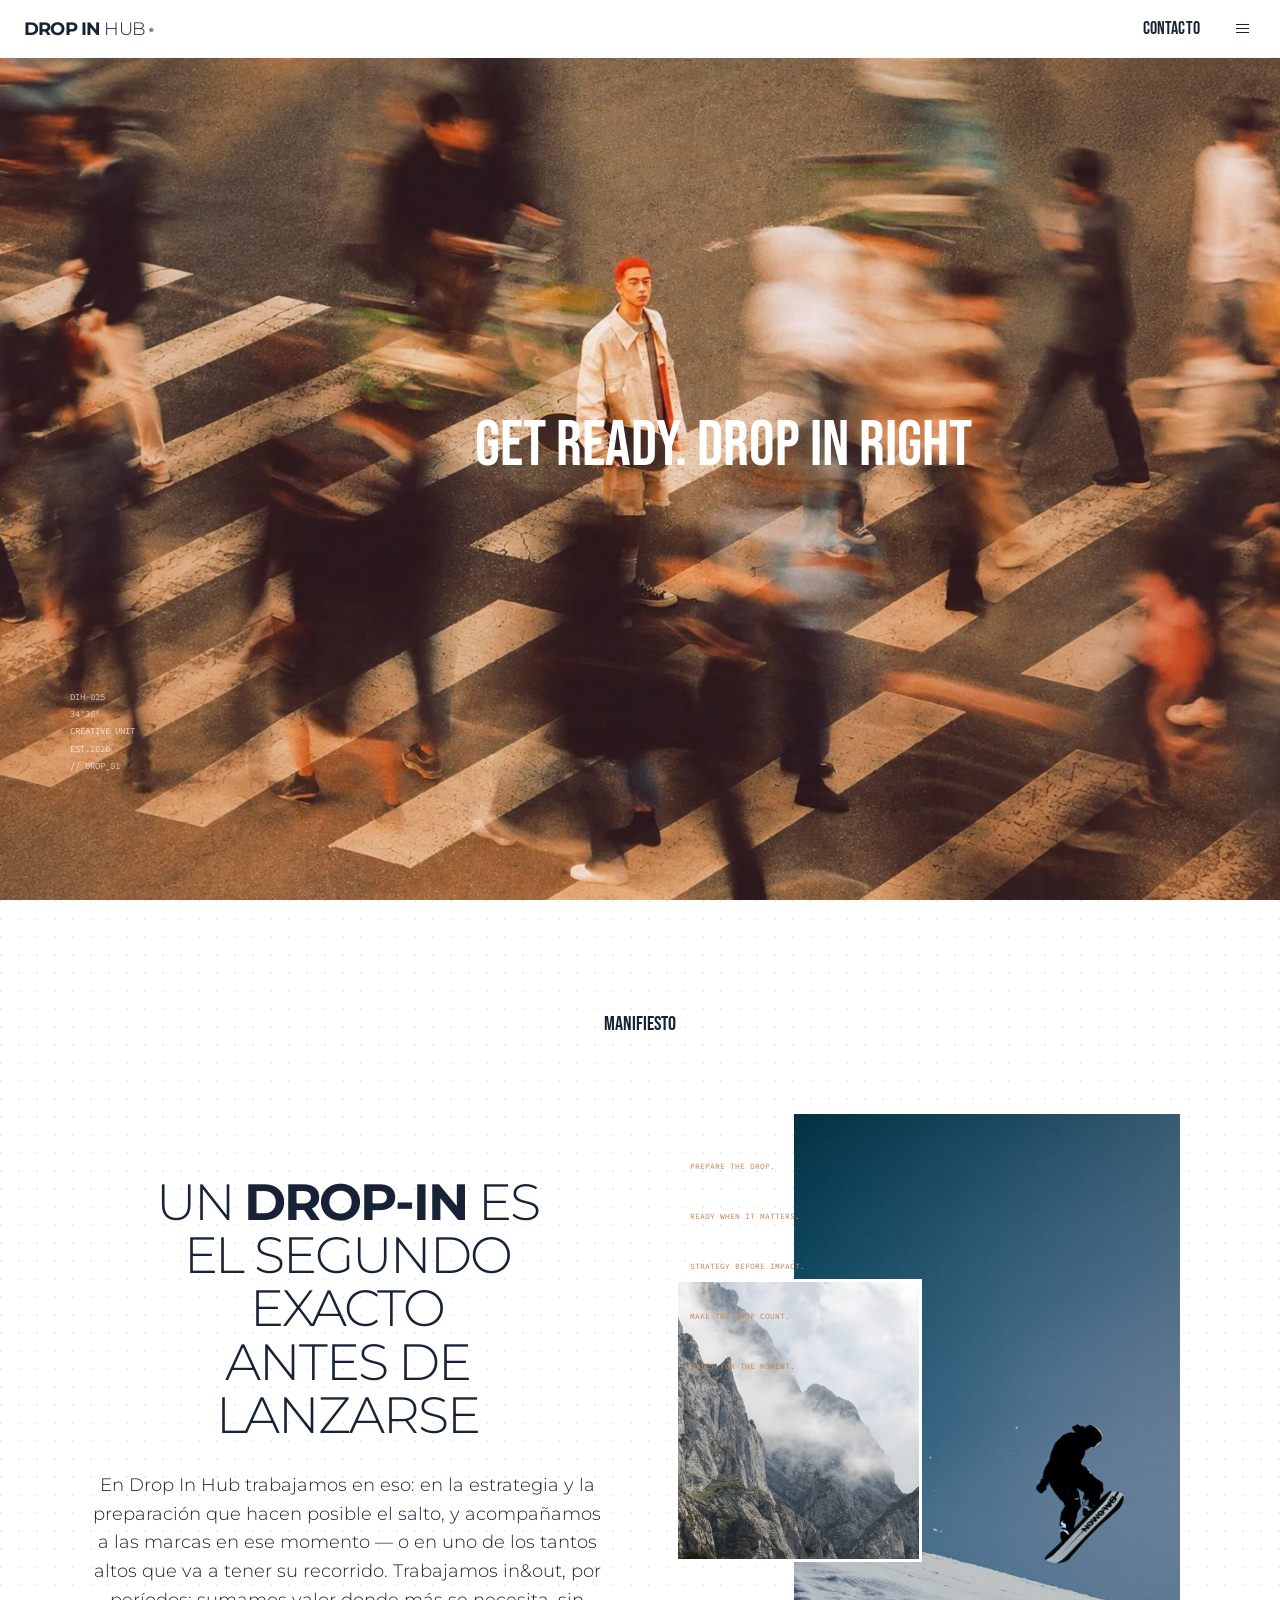
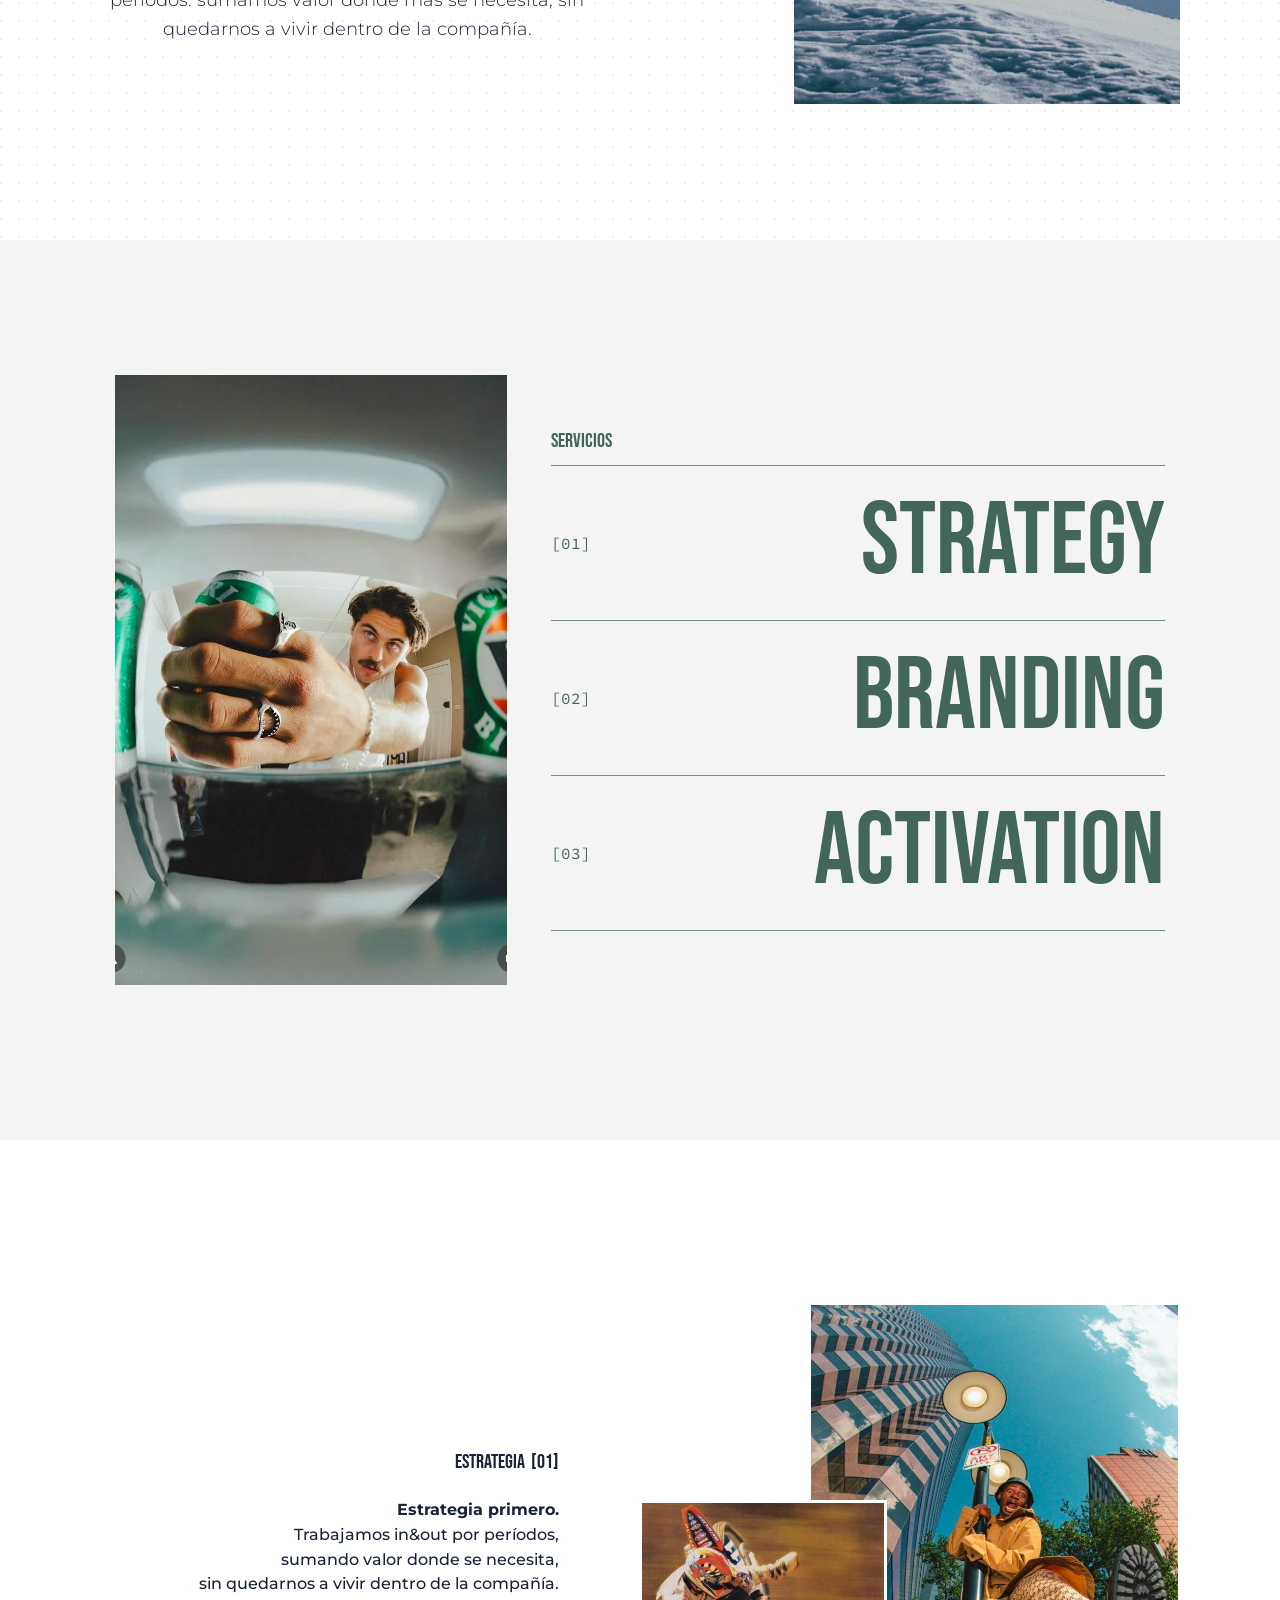
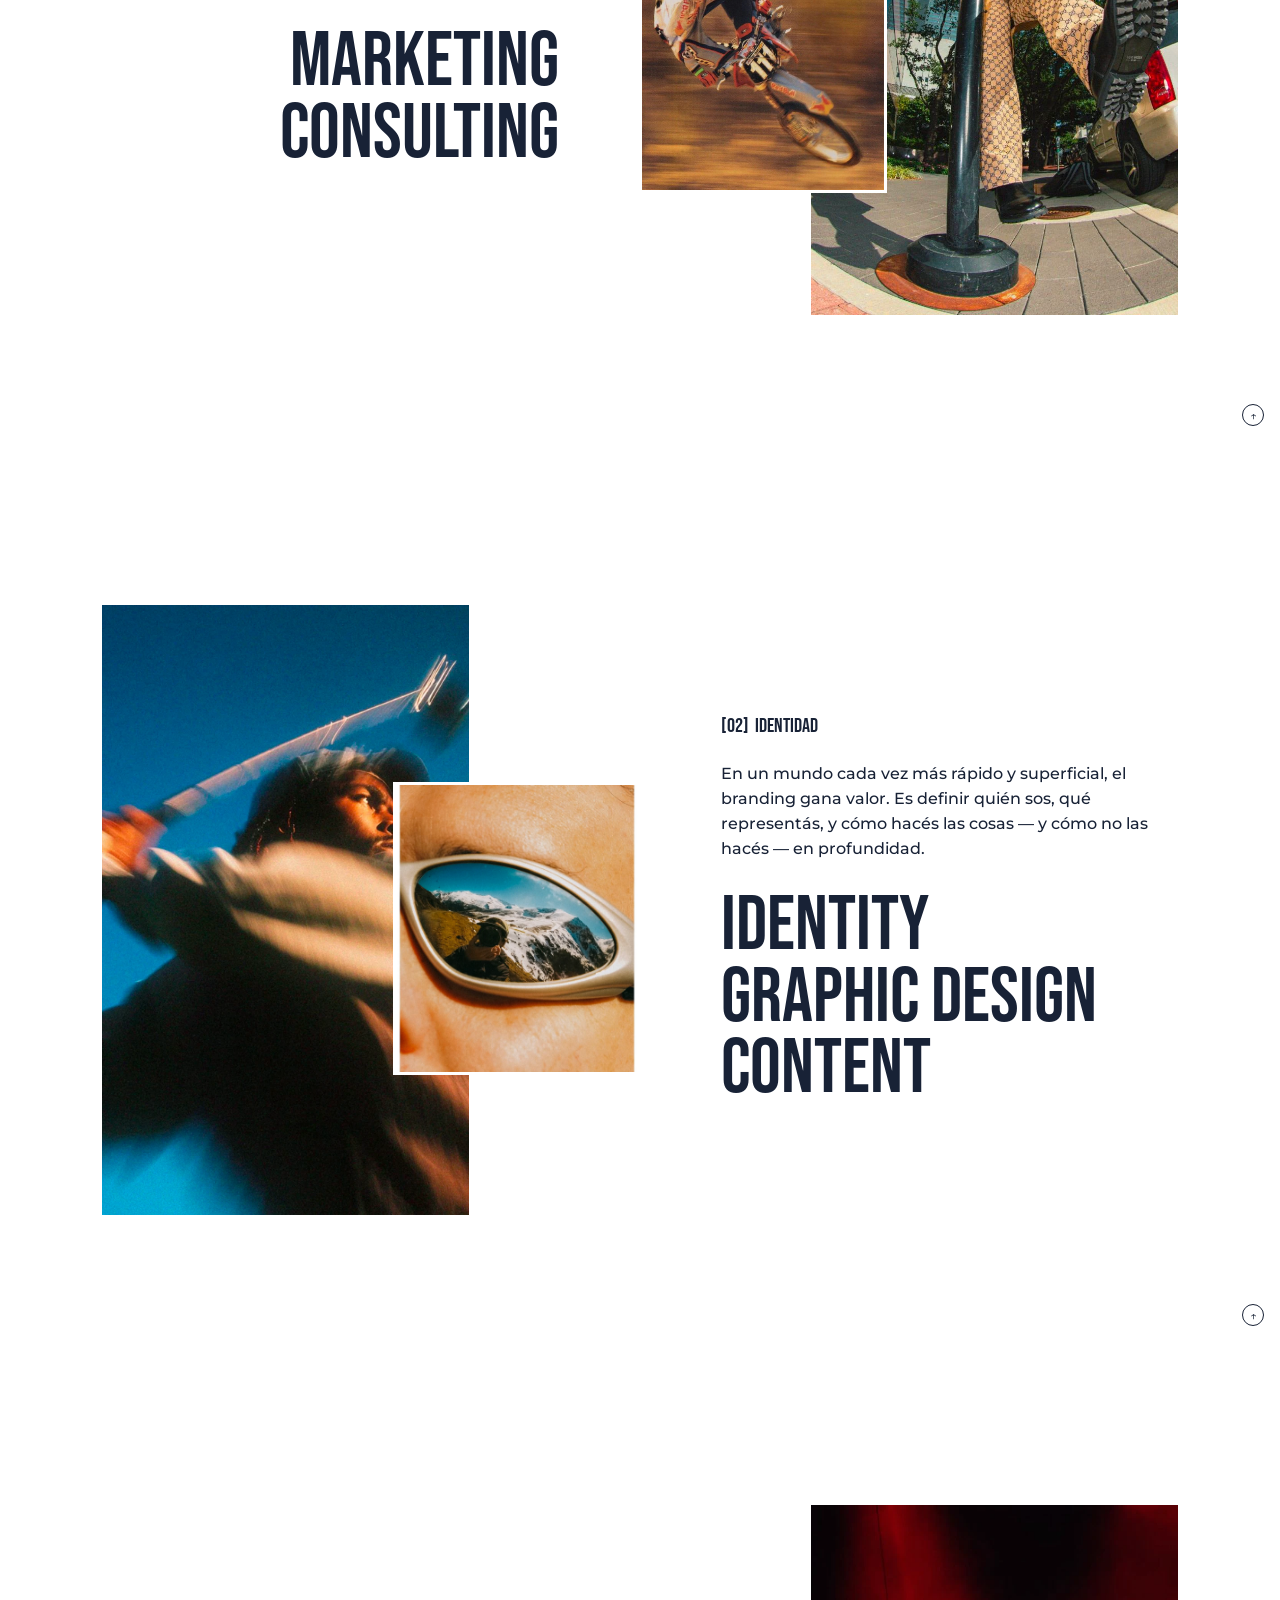
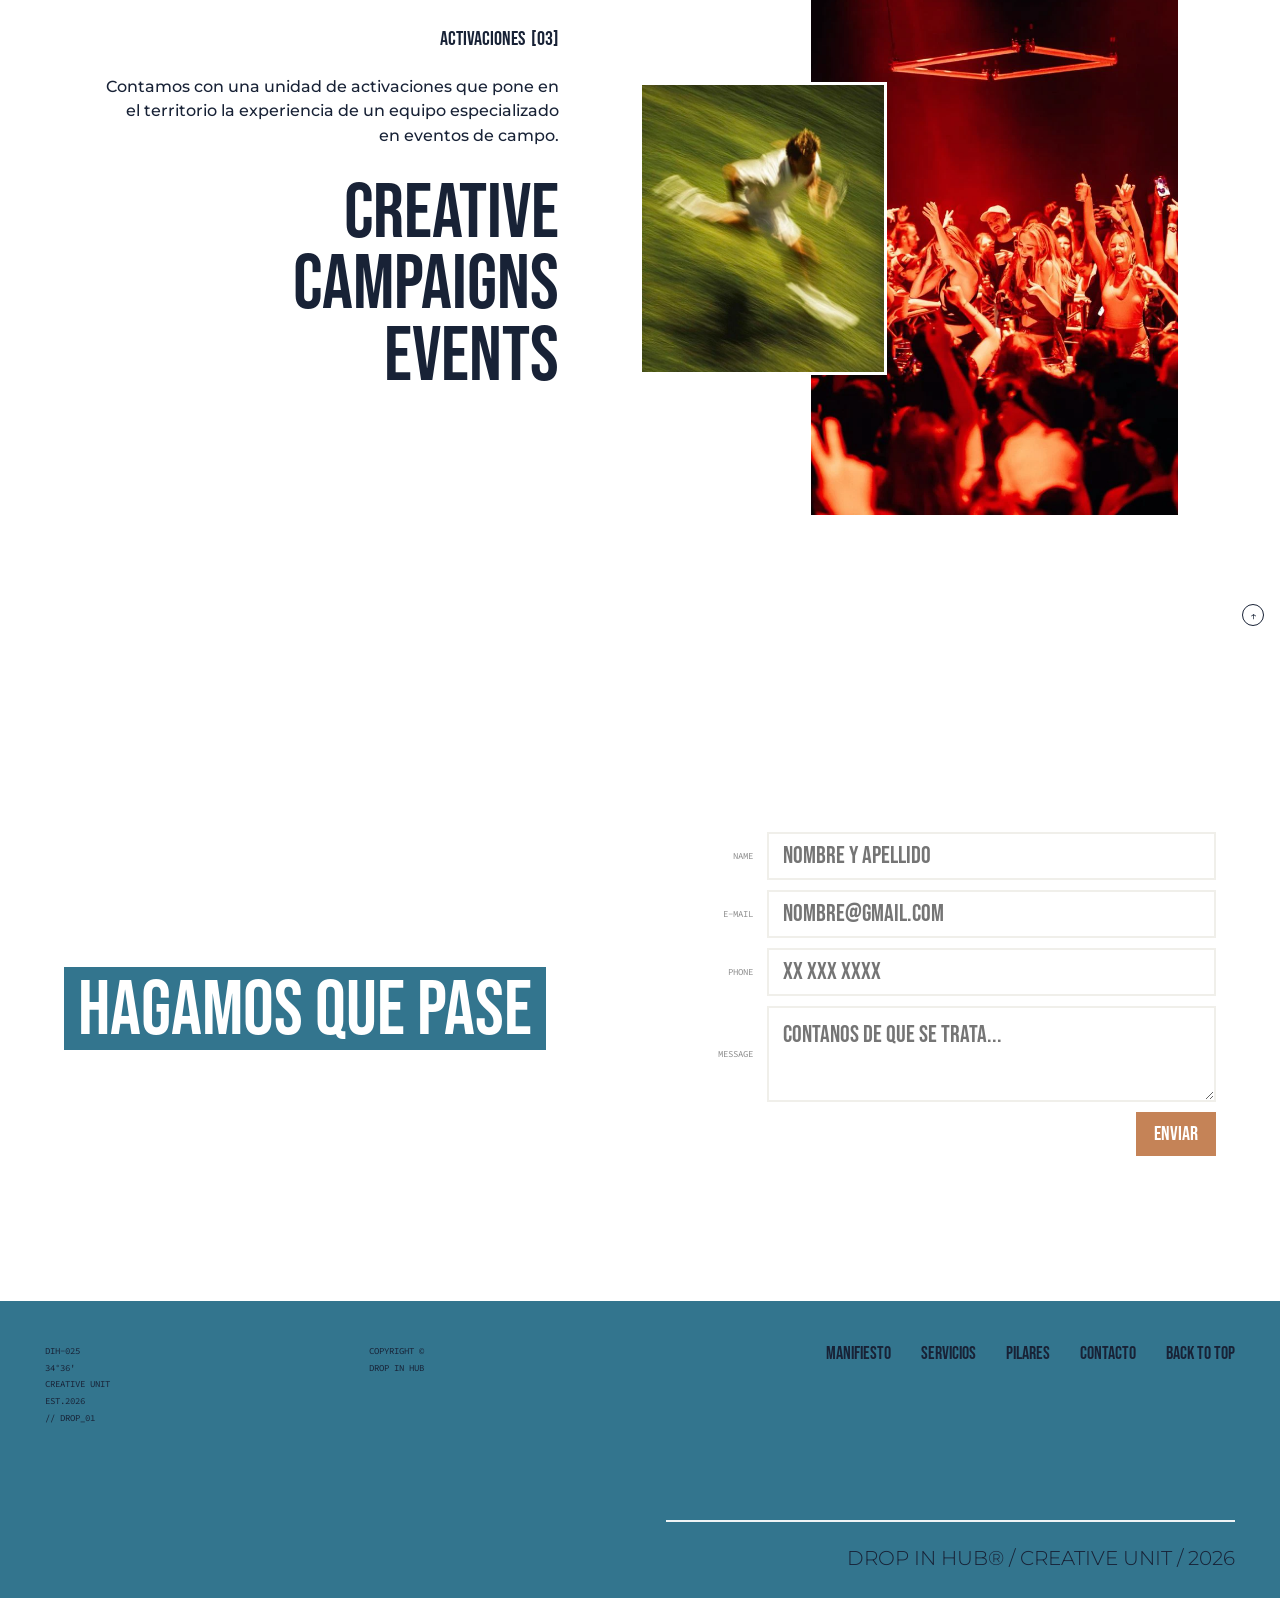
<file: index.html>
<!doctype html>
<html lang="es">
<head>
  <meta charset="utf-8">
  <meta name="viewport" content="width=device-width,initial-scale=1">
  <title>Drop In Hub® — Creative Unit</title>
  <meta name="description" content="Drop In Hub — Strategy, Branding & Activation.">
  <meta name="theme-color" content="#182236">
  <link rel="canonical" href="https://www.dropin-hub.com/">

  <meta property="og:type" content="website">
  <meta property="og:title" content="Drop In Hub® — Creative Unit">
  <meta property="og:description" content="Get ready. Drop in right.">
  <meta property="og:url" content="https://www.dropin-hub.com/">
  <meta property="og:image" content="https://www.dropin-hub.com/assets/img/og-cover.jpg">

  <meta name="twitter:card" content="summary_large_image">
  <meta name="twitter:title" content="Drop In Hub® — Creative Unit">
  <meta name="twitter:description" content="Get ready. Drop in right.">
  <meta name="twitter:image" content="https://www.dropin-hub.com/assets/img/og-cover.jpg">

  <link rel="icon" href="/favicon.ico" sizes="any">
  <link rel="icon" href="/favicon.png" type="image/png">

  <link rel="preconnect" href="https://fonts.googleapis.com">
  <link rel="preconnect" href="https://fonts.gstatic.com" crossorigin>
  <link href="https://fonts.googleapis.com/css2?family=Bebas+Neue&family=Montserrat:wght@300;400;500;600;700&family=Source+Code+Pro:wght@300;400;500&display=swap" rel="stylesheet">

  <link rel="stylesheet" href="assets/css/styles.css">
</head>
<body>
<header class="site-header">
  <a class="wordmark" href="#home" aria-label="Drop In Hub">
    <span>DROP IN</span><span class="hub">HUB</span><sup>®</sup>
  </a>
  <div class="header-actions">
    <a class="contact-link" href="#contacto">CONTACTO</a>
    <button class="menu-button" aria-label="Abrir menú" aria-controls="site-menu" aria-expanded="false">
      <span class="menu-icon" aria-hidden="true"></span>
    </button>
  </div>
</header>

<div id="site-menu" class="menu-drawer" aria-hidden="true">
  <button class="close-menu" aria-label="Cerrar menú">×</button>
  <nav aria-label="Menú principal">
    <a href="#manifiesto">MANIFIESTO</a>
    <a href="#servicios">SERVICIOS</a>
    <a href="#strategy">STRATEGY</a>
    <a href="#branding">BRANDING</a>
    <a href="#activation">ACTIVATION</a>
    <a href="#contacto">CONTACTO</a>
  </nav>
</div>

<main>
  <section id="home" class="section hero">
    <div class="hero-media">
      <picture>
      <source srcset="assets/img/hero-motion.webp" type="image/webp">
      <img src="assets/img/hero-motion.jpg" class="hero-img" alt="Persona inmóvil rodeada por movimiento urbano" fetchpriority="high">
    </picture>
    </div>
    <div class="hero-copy">
      <div class="hero-tech">DIH-025<br>34°36'<br>CREATIVE UNIT<br>EST.2026<br>// DROP_01</div>
      <h1>GET READY. DROP IN RIGHT</h1>
    </div>
  </section>

  <section id="manifiesto" class="section manifesto">
    <div class="section-kicker">MANIFIESTO</div>
    <div class="manifesto-grid">
      <div class="manifesto-copy">
        <h2>UN <strong>DROP-IN</strong> ES<br>EL SEGUNDO EXACTO<br>ANTES DE LANZARSE</h2>
        <p>En Drop In Hub trabajamos en eso: en la estrategia y la preparación que hacen posible el salto, y acompañamos a las marcas en ese momento — o en uno de los tantos altos que va a tener su recorrido. Trabajamos in&amp;out, por períodos: sumamos valor donde más se necesita, sin quedarnos a vivir dentro de la compañía.</p>
      </div>
      <div class="manifesto-visual">
        <div class="manifesto-tags">
          <span>PREPARE THE DROP.</span>
          <span>READY WHEN IT MATTERS.</span>
          <span>STRATEGY BEFORE IMPACT.</span>
          <span>MAKE THE DROP COUNT.</span>
          <span>BUILT FOR THE MOMENT.</span>
        </div>
        <picture>
      <source srcset="assets/img/manifesto-snow.webp" type="image/webp">
      <img src="assets/img/manifesto-snow.jpg" class="snow" alt="" loading="lazy">
    </picture>
        <picture>
      <source srcset="assets/img/manifesto-mountain.webp" type="image/webp">
      <img src="assets/img/manifesto-mountain.jpg" class="mountain" alt="" loading="lazy">
    </picture>
      </div>
    </div>
  </section>

  <section id="servicios" class="section services">
    <div class="services-wrap">
      <picture>
      <source srcset="assets/img/services-fridge.webp" type="image/webp">
      <img src="assets/img/services-fridge.jpg" class="services-image" alt="" loading="lazy">
    </picture>
      <div>
        <div class="services-title">SERVICIOS</div>
        <div class="services-list">
          <a href="#strategy"><span class="index">[01]</span><strong>STRATEGY</strong></a>
          <a href="#branding"><span class="index">[02]</span><strong>BRANDING</strong></a>
          <a href="#activation"><span class="index">[03]</span><strong>ACTIVATION</strong></a>
        </div>
      </div>
    </div>
  </section>

  <section id="strategy" class="section pillar strategy">
    <div class="pillar-grid">
      <div class="pillar-copy">
        <div class="pillar-label">ESTRATEGIA&nbsp;&nbsp;[01]</div>
        <p><strong>Estrategia primero.</strong><br>Trabajamos in&amp;out por períodos,<br>sumando valor donde se necesita,<br>sin quedarnos a vivir dentro de la compañía.</p>
        <h2>MARKETING<br>CONSULTING</h2>
      </div>
      <div class="pillar-visual">
        <picture>
      <source srcset="assets/img/strategy-main.webp" type="image/webp">
      <img src="assets/img/strategy-main.jpg" class="main" alt="" loading="lazy">
    </picture>
        <picture>
      <source srcset="assets/img/strategy-moto.webp" type="image/webp">
      <img src="assets/img/strategy-moto.jpg" class="overlay" alt="" loading="lazy">
    </picture>
      </div>
    </div>
    <a class="next-section" href="#branding" aria-label="Ir a Branding">↑</a>
  </section>

  <section id="branding" class="section pillar identity">
    <div class="pillar-grid">
      <div class="pillar-visual">
        <picture>
      <source srcset="assets/img/identity-main.webp" type="image/webp">
      <img src="assets/img/identity-main.jpg" class="main" alt="" loading="lazy">
    </picture>
        <picture>
      <source srcset="assets/img/identity-detail.webp" type="image/webp">
      <img src="assets/img/identity-detail.jpg" class="overlay" alt="" loading="lazy">
    </picture>
      </div>
      <div class="pillar-copy">
        <div class="pillar-label">[02]&nbsp;&nbsp;IDENTIDAD</div>
        <p>En un mundo cada vez más rápido y superficial, el branding gana valor. Es definir quién sos, qué representás, y cómo hacés las cosas — y cómo no las hacés — en profundidad.</p>
        <h2>IDENTITY<br>GRAPHIC DESIGN<br>CONTENT</h2>
      </div>
    </div>
    <a class="next-section" href="#activation" aria-label="Ir a Activation">↑</a>
  </section>

  <section id="activation" class="section pillar activation">
    <div class="pillar-grid">
      <div class="pillar-copy">
        <div class="pillar-label">ACTIVACIONES&nbsp;&nbsp;[03]</div>
        <p>Contamos con una unidad de activaciones que pone en el territorio la experiencia de un equipo especializado en eventos de campo.</p>
        <h2>CREATIVE<br>CAMPAIGNS<br>EVENTS</h2>
      </div>
      <div class="pillar-visual">
        <picture>
      <source srcset="assets/img/activation-main.webp" type="image/webp">
      <img src="assets/img/activation-main.jpg" class="main" alt="" loading="lazy">
    </picture>
        <picture>
      <source srcset="assets/img/activation-motion.webp" type="image/webp">
      <img src="assets/img/activation-motion.jpg" class="overlay" alt="" loading="lazy">
    </picture>
      </div>
    </div>
    <a class="next-section" href="#contacto" aria-label="Ir a Contacto">↑</a>
  </section>

  <section id="contacto" class="section contact">
    <div class="contact-main">
      <div class="contact-heading">
        <h2>HAGAMOS QUE PASE</h2>
      </div>
      <form class="contact-form" action="api/contact.php" method="post">
        <label><span>NAME</span><input name="name" type="text" placeholder="NOMBRE Y APELLIDO" autocomplete="name" required></label>
        <label><span>E-MAIL</span><input name="email" type="email" placeholder="NOMBRE@GMAIL.COM" autocomplete="email" required></label>
        <label><span>PHONE</span><input name="phone" type="tel" placeholder="XX XXX XXXX" autocomplete="tel"></label>
        <label><span>MESSAGE</span><textarea name="message" placeholder="CONTANOS DE QUE SE TRATA..." required></textarea></label>
        <input type="text" name="website" tabindex="-1" autocomplete="off" style="position:absolute;left:-9999px" aria-hidden="true">
        <button type="submit">ENVIAR</button>
        <div class="form-status" aria-live="polite" role="status"></div>
      </form>
    </div>

    <footer class="site-footer">
      <div class="footer-tech">DIH-025<br>34°36'<br>CREATIVE UNIT<br>EST.2026<br>// DROP_01</div>
      <div class="footer-copy">COPYRIGHT ©<br>DROP IN HUB</div>
      <nav class="footer-nav" aria-label="Footer">
        <a href="#manifiesto">MANIFIESTO</a>
        <a href="#servicios">SERVICIOS</a>
        <a href="#strategy">PILARES</a>
        <a href="#contacto">CONTACTO</a>
        <a href="#home">BACK TO TOP</a>
      </nav>
      <div class="footer-brand">DROP IN HUB® / CREATIVE UNIT / 2026</div>
    </footer>
  </section>
</main>

<script src="assets/js/main.js" defer></script>
</body>
</html>
</file>
<file: assets/css/styles.css>
:root{
  --navy:#182236;
  --lake:#33758E;
  --terracotta:#C58357;
  --green:#42665C;
  --cream:#F1E5DA;
  --silver:#ECEBE5;
  --rock:#232323;
  --white:#FFFFFF;
  --page:#F7F7F5;
  --max:1180px;
}

*{box-sizing:border-box}
html{scroll-behavior:smooth}
body{
  margin:0;
  background:var(--white);
  color:var(--navy);
  font-family:"Montserrat",Arial,sans-serif;
  overflow-x:hidden;
}
body.menu-open{overflow:hidden}
a{color:inherit;text-decoration:none}
img{display:block;max-width:100%}
button,input,textarea{font:inherit}
button{cursor:pointer}
.section{position:relative;min-height:100vh}

.site-header{
  position:fixed;
  inset:0 0 auto 0;
  height:58px;
  padding:0 24px;
  z-index:100;
  background:rgba(255,255,255,.97);
  backdrop-filter:blur(8px);
  -webkit-backdrop-filter:blur(8px);
  display:flex;
  align-items:center;
  justify-content:space-between;
  border-bottom:1px solid rgba(24,34,54,.035);
}
.wordmark{
  display:flex;
  align-items:baseline;
  gap:4px;
  color:var(--navy);
  font-size:18px;
  letter-spacing:-.045em;
  line-height:1;
  font-weight:700;
}
.wordmark .hub{font-weight:300}
.wordmark sup{font-size:6px;top:-.45em;position:relative}
.header-actions{display:flex;align-items:center;gap:28px}
.contact-link,.menu-button{
  font-family:"Bebas Neue",sans-serif;
  font-size:18px;
  letter-spacing:.01em;
}
.menu-button{
  border:0;
  background:transparent;
  color:var(--navy);
  padding:5px;
  width:28px;
  height:28px;
  display:grid;
  place-items:center;
}
.menu-icon,
.menu-icon::before,
.menu-icon::after{
  width:13px;
  height:1.5px;
  background:currentColor;
  display:block;
  content:"";
}
.menu-icon{position:relative}
.menu-icon::before{position:absolute;top:-4px}
.menu-icon::after{position:absolute;top:4px}

.menu-drawer{
  position:fixed;
  inset:0;
  z-index:150;
  background:var(--navy);
  color:var(--white);
  transform:translateY(-100%);
  transition:transform .22s ease;
  display:grid;
  place-items:center;
}
.menu-drawer.open{transform:translateY(0)}
.menu-drawer nav{
  display:flex;
  flex-direction:column;
  align-items:center;
  gap:2px;
}
.menu-drawer nav a{
  font-family:"Bebas Neue",sans-serif;
  font-size:clamp(48px,8vw,118px);
  line-height:.9;
}
.menu-drawer nav a:hover{color:var(--terracotta)}
.close-menu{
  position:absolute;
  right:24px;
  top:18px;
  color:var(--white);
  background:transparent;
  border:0;
  font-size:30px;
}

/* ---------- HERO ---------- */
.hero{
  padding-top:58px;
  background:var(--white);
}
.hero-media{
  position:absolute;
  inset:58px 0 0 0;
}
.hero-media picture,
.hero-media img{
  width:100%;
  height:100%;
}
.hero-media img{
  object-fit:cover;
  object-position:center;
}
.hero-copy{
  position:absolute;
  inset:58px 0 0 0;
  pointer-events:none;
}
.hero-copy h1{
  position:absolute;
  left:56.5%;
  top:46%;
  transform:translate(-50%,-50%);
  margin:0;
  color:var(--white);
  font-family:"Bebas Neue",sans-serif;
  font-size:clamp(48px,5vw,84px);
  font-weight:400;
  white-space:nowrap;
}
.hero-tech{
  position:absolute;
  left:5.5%;
  bottom:15%;
  font-family:"Source Code Pro",monospace;
  font-size:9px;
  line-height:1.9;
  color:rgba(255,255,255,.72);
}

/* ---------- MANIFESTO ---------- */
.manifesto{
  min-height:100vh;
  padding:112px 7vw 86px;
  background:
    radial-gradient(circle at 1px 1px,rgba(24,34,54,.075) 1px,transparent 1.3px) 0 0/18px 18px,
    #fff;
}
.section-kicker{
  text-align:center;
  font-family:"Bebas Neue",sans-serif;
  font-size:20px;
  margin-bottom:28px;
}
.manifesto-grid{
  max-width:var(--max);
  min-height:690px;
  margin:0 auto;
  display:grid;
  grid-template-columns:1fr 1fr;
  gap:70px;
  align-items:center;
}
.manifesto-copy{text-align:center}
.manifesto-copy h2{
  margin:0 0 30px;
  font-size:clamp(36px,4vw,62px);
  line-height:1.04;
  font-weight:300;
  letter-spacing:-.04em;
}
.manifesto-copy h2 strong{font-weight:700}
.manifesto-copy p{
  max-width:545px;
  margin:0 auto;
  font-size:clamp(15px,1.42vw,22px);
  line-height:1.58;
  font-weight:300;
}
.manifesto-visual{
  position:relative;
  height:590px;
}
.manifesto-visual .snow{
  position:absolute;
  right:2%;
  top:0;
  width:75%;
  height:100%;
  object-fit:cover;
}
.manifesto-visual .mountain{
  position:absolute;
  left:0;
  top:28%;
  z-index:2;
  width:48%;
  height:48%;
  object-fit:cover;
  border:3px solid #fff;
}
.manifesto-tags{
  position:absolute;
  left:3%;
  top:8%;
  z-index:3;
  display:flex;
  flex-direction:column;
  gap:40px;
  font-family:"Source Code Pro",monospace;
  font-size:8px;
  color:var(--terracotta);
}

/* ---------- SERVICES ---------- */
.services{
  padding:135px 9vw 90px;
  background:#F4F4F3;
}
.services-wrap{
  max-width:var(--max);
  margin:0 auto;
  display:grid;
  grid-template-columns:.78fr 1.22fr;
  gap:44px;
  align-items:center;
}
.services-image{
  width:100%;
  height:610px;
  object-fit:cover;
}
.services-title{
  font-family:"Bebas Neue",sans-serif;
  font-size:20px;
  color:var(--green);
  border-bottom:1px solid rgba(66,102,92,.72);
  padding-bottom:12px;
}
.services-list a{
  min-height:155px;
  border-bottom:1px solid rgba(66,102,92,.72);
  display:grid;
  grid-template-columns:100px 1fr;
  align-items:center;
  color:var(--green);
}
.services-list .index{
  font-family:"Source Code Pro",monospace;
  font-size:16px;
}
.services-list strong{
  justify-self:end;
  font-family:"Bebas Neue",sans-serif;
  font-size:clamp(72px,8vw,124px);
  line-height:.9;
  font-weight:400;
}
.services-list a:hover strong{color:var(--terracotta)}

/* ---------- PILLARS ---------- */
.pillar{
  min-height:100vh;
  padding:110px 8vw 70px;
  background:#fff;
}
.pillar-grid{
  max-width:var(--max);
  min-height:720px;
  margin:0 auto;
  display:grid;
  grid-template-columns:1fr 1.18fr;
  gap:80px;
  align-items:center;
}
.identity .pillar-grid{grid-template-columns:1.18fr 1fr}
.pillar-copy{text-align:right}
.identity .pillar-copy{text-align:left}
.pillar-label{
  font-family:"Bebas Neue",sans-serif;
  font-size:20px;
  margin-bottom:24px;
}
.pillar-copy p{
  margin:0 0 30px;
  font-size:16px;
  line-height:1.55;
  font-weight:500;
}
.pillar-copy h2{
  margin:0;
  font-family:"Bebas Neue",sans-serif;
  font-size:clamp(62px,6vw,96px);
  line-height:.93;
  font-weight:400;
}
.pillar-visual{
  position:relative;
  height:610px;
}
.pillar-visual .main{
  position:absolute;
  width:68%;
  height:100%;
  object-fit:cover;
}
.pillar-visual .overlay{
  position:absolute;
  width:46%;
  height:48%;
  object-fit:cover;
  border:3px solid #fff;
}
.strategy .main{right:0;top:0}
.strategy .overlay{left:0;top:32%}
.identity .main{left:0;top:0}
.identity .overlay{right:0;top:29%}
.activation .main{right:0;top:0}
.activation .overlay{left:0;top:29%}
.next-section{
  position:absolute;
  right:16px;
  bottom:14px;
  width:22px;
  height:22px;
  border:1px solid var(--navy);
  border-radius:50%;
  display:grid;
  place-items:center;
  font-size:12px;
}

/* ---------- CONTACT ---------- */
.contact{
  min-height:100vh;
  padding-top:58px;
  background:#fff;
}
.contact-main{
  min-height:67vh;
  padding:10vh 5vw 8vh;
  display:grid;
  grid-template-columns:1fr 1fr;
  gap:8vw;
  align-items:center;
}
.contact-heading h2{
  display:inline-block;
  margin:0;
  background:var(--lake);
  color:#fff;
  padding:8px 14px 2px;
  font-family:"Bebas Neue",sans-serif;
  font-size:clamp(58px,6vw,94px);
  line-height:.94;
  font-weight:400;
}
.contact-form{
  display:grid;
  gap:10px;
  align-self:center;
}
.contact-form label{
  display:grid;
  grid-template-columns:62px 1fr;
  gap:14px;
  align-items:center;
}
.contact-form label span{
  font-family:"Source Code Pro",monospace;
  font-size:9px;
  color:#8d8d8d;
  text-align:right;
}
.contact-form input,
.contact-form textarea{
  border:2px solid #F0EFEA;
  background:#fff;
  color:#818181;
  outline:none;
  font-family:"Bebas Neue",sans-serif;
  font-size:24px;
  padding:0 14px;
}
.contact-form input{height:48px}
.contact-form textarea{
  min-height:96px;
  padding-top:12px;
  resize:vertical;
}
.contact-form input:focus,
.contact-form textarea:focus{border-color:var(--lake)}
.contact-form button{
  justify-self:end;
  border:0;
  background:var(--terracotta);
  color:#fff;
  font-family:"Bebas Neue",sans-serif;
  font-size:20px;
  padding:10px 18px;
}
.form-status{
  min-height:20px;
  font-size:12px;
  text-align:right;
  color:var(--green);
}

.site-footer{
  min-height:33vh;
  background:var(--lake);
  color:var(--navy);
  padding:42px 3.5vw 28px;
  display:grid;
  grid-template-columns:1.1fr 1fr 2.1fr;
  grid-template-rows:auto 1fr;
  gap:26px;
}
.footer-tech,
.footer-copy{
  font-family:"Source Code Pro",monospace;
  font-size:9px;
  line-height:1.85;
}
.footer-nav{
  display:flex;
  flex-wrap:wrap;
  gap:30px;
  justify-content:flex-end;
}
.footer-nav a{
  font-family:"Bebas Neue",sans-serif;
  font-size:18px;
}
.footer-brand{
  grid-column:3;
  align-self:end;
  border-top:2px solid rgba(255,255,255,.92);
  padding-top:24px;
  text-align:right;
  font-size:20px;
  font-weight:300;
}

/* ---------- RESPONSIVE ---------- */
@media (max-width: 900px){
  .site-header{height:54px}
  .header-actions{gap:18px}
  .hero{padding-top:54px}
  .hero-media{inset:54px 0 0}
  .hero-copy{inset:54px 0 0}
  .hero-copy h1{
    left:50%;
    top:52%;
    width:90%;
    text-align:center;
    white-space:normal;
    font-size:clamp(44px,11vw,68px);
  }
  .hero-tech{left:6%;bottom:8%}

  .manifesto{padding:90px 6vw 70px}
  .manifesto-grid{
    min-height:auto;
    grid-template-columns:1fr;
    gap:48px;
  }
  .manifesto-copy{text-align:left}
  .manifesto-copy p{margin-left:0}
  .manifesto-visual{height:520px}

  .services{padding:96px 6vw 70px}
  .services-wrap{grid-template-columns:1fr}
  .services-image{height:500px}
  .services-list a{
    grid-template-columns:62px 1fr;
    min-height:112px;
  }
  .services-list strong{font-size:clamp(58px,15vw,82px)}

  .pillar{padding:96px 7vw 70px}
  .pillar-grid,
  .identity .pillar-grid{
    min-height:auto;
    grid-template-columns:1fr;
    gap:44px;
  }
  .pillar-copy,
  .identity .pillar-copy{text-align:left}
  .identity .pillar-copy{order:1}
  .identity .pillar-visual{order:2}
  .pillar-visual{height:520px}
  .pillar-copy h2{font-size:clamp(56px,16vw,86px)}

  .contact{padding-top:54px}
  .contact-main{
    min-height:auto;
    padding:10vh 6vw 8vh;
    grid-template-columns:1fr;
    gap:48px;
  }
  .contact-form label{grid-template-columns:54px 1fr}
  .site-footer{
    min-height:360px;
    grid-template-columns:1fr 1fr;
  }
  .footer-nav{
    grid-column:1 / -1;
    grid-row:1;
    justify-content:flex-start;
  }
  .footer-brand{
    grid-column:1 / -1;
    text-align:left;
  }
}

@media (max-width: 560px){
  .contact-link{display:none}
  .services-image{height:420px}
  .pillar-visual{height:450px}
  .manifesto-visual{height:450px}
  .manifesto-tags{gap:32px}
  .site-footer{grid-template-columns:1fr}
  .footer-brand,.footer-nav{grid-column:1}
}

/* Accessibility */
:focus-visible{
  outline:2px solid var(--terracotta);
  outline-offset:3px;
}
@media (prefers-reduced-motion:reduce){
  html{scroll-behavior:auto}
  *,*::before,*::after{
    animation-duration:.01ms!important;
    animation-iteration-count:1!important;
    transition-duration:.01ms!important;
  }
}
</file>
